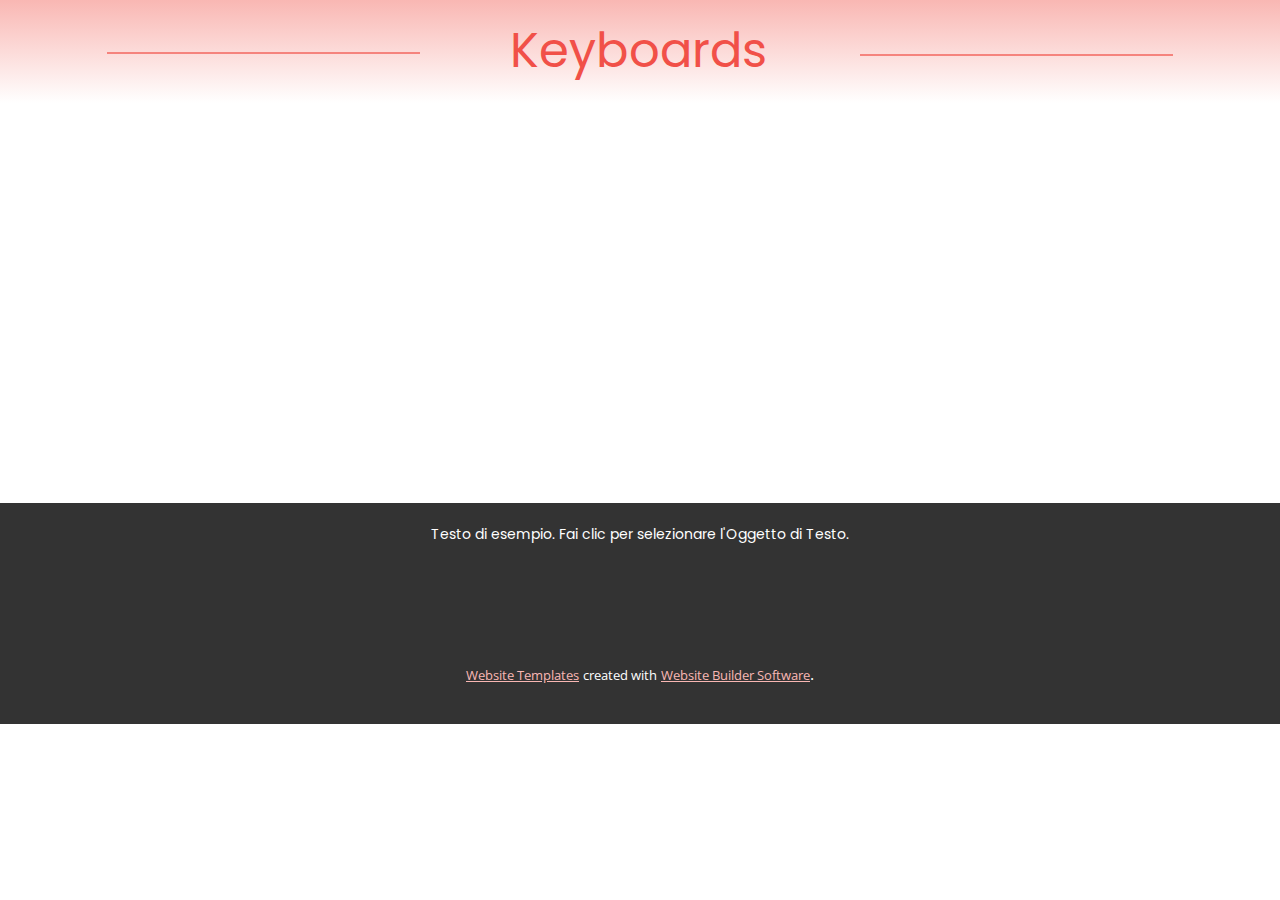
<file: Chi-Siamo.html>
<!DOCTYPE html>
<html style="font-size: 16px;" lang="it"><head>
    <meta name="viewport" content="width=device-width, initial-scale=1.0">
    <meta charset="utf-8">
    <meta name="keywords" content="Keyboards​">
    <meta name="description" content="">
    <title>Chi Siamo</title>
    <link rel="stylesheet" href="nicepage.css" media="screen">
<link rel="stylesheet" href="Chi-Siamo.css" media="screen">
    <script class="u-script" type="text/javascript" src="jquery.js" defer=""></script>
    <script class="u-script" type="text/javascript" src="nicepage.js" defer=""></script>
    <meta name="generator" content="Nicepage 5.15.1, nicepage.com">
    <link id="u-theme-google-font" rel="stylesheet" href="https://fonts.googleapis.com/css?family=Open+Sans:300,300i,400,400i,500,500i,600,600i,700,700i,800,800i|Poppins:100,100i,200,200i,300,300i,400,400i,500,500i,600,600i,700,700i,800,800i,900,900i">
    <link id="u-page-google-font" rel="stylesheet" href="https://fonts.googleapis.com/css?family=Poppins:100,100i,200,200i,300,300i,400,400i,500,500i,600,600i,700,700i,800,800i,900,900i">
    
    
    
    <script type="application/ld+json">{
		"@context": "http://schema.org",
		"@type": "Organization",
		"name": "EuromedItaly"
}</script>
    <meta name="theme-color" content="#f15048">
    <meta property="og:title" content="Chi Siamo">
    <meta property="og:type" content="website">
  <meta data-intl-tel-input-cdn-path="intlTelInput/"></head>
  <body class="u-body u-xl-mode" data-lang="it"><header class="gradient-background u-clearfix u-gradient u-header u-sticky u-header" id="sec-0068" data-animation-name="" data-animation-duration="0" data-animation-delay="0" data-animation-direction=""><div class="u-clearfix u-sheet u-sheet-1">
        <h2 class="u-text u-text-default u-text-palette-1-base u-text-1">Keyboards </h2>
        <div class="u-border-2 u-border-palette-1-light-1 u-line u-line-horizontal u-line-1"></div>
        <div class="u-border-2 u-border-palette-1-light-1 u-line u-line-horizontal u-line-2"></div>
      </div></header>
    <section class="u-clearfix u-section-1" id="sec-b39f">
      <div class="u-clearfix u-sheet u-sheet-1"></div>
    </section>
    
    
    
    <footer class="u-align-center u-clearfix u-footer u-grey-80 u-footer" id="sec-8981"><div class="u-clearfix u-sheet u-sheet-1">
        <p class="u-small-text u-text u-text-variant u-text-1">Testo di esempio. Fai clic per selezionare l'Oggetto di Testo.</p>
      </div></footer>
    <section class="u-backlink u-clearfix u-grey-80">
      <a class="u-link" href="https://nicepage.com/website-templates" target="_blank">
        <span>Website Templates</span>
      </a>
      <p class="u-text">
        <span>created with</span>
      </p>
      <a class="u-link" href="" target="_blank">
        <span>Website Builder Software</span>
      </a>. 
    </section>
  
</body></html>
</file>
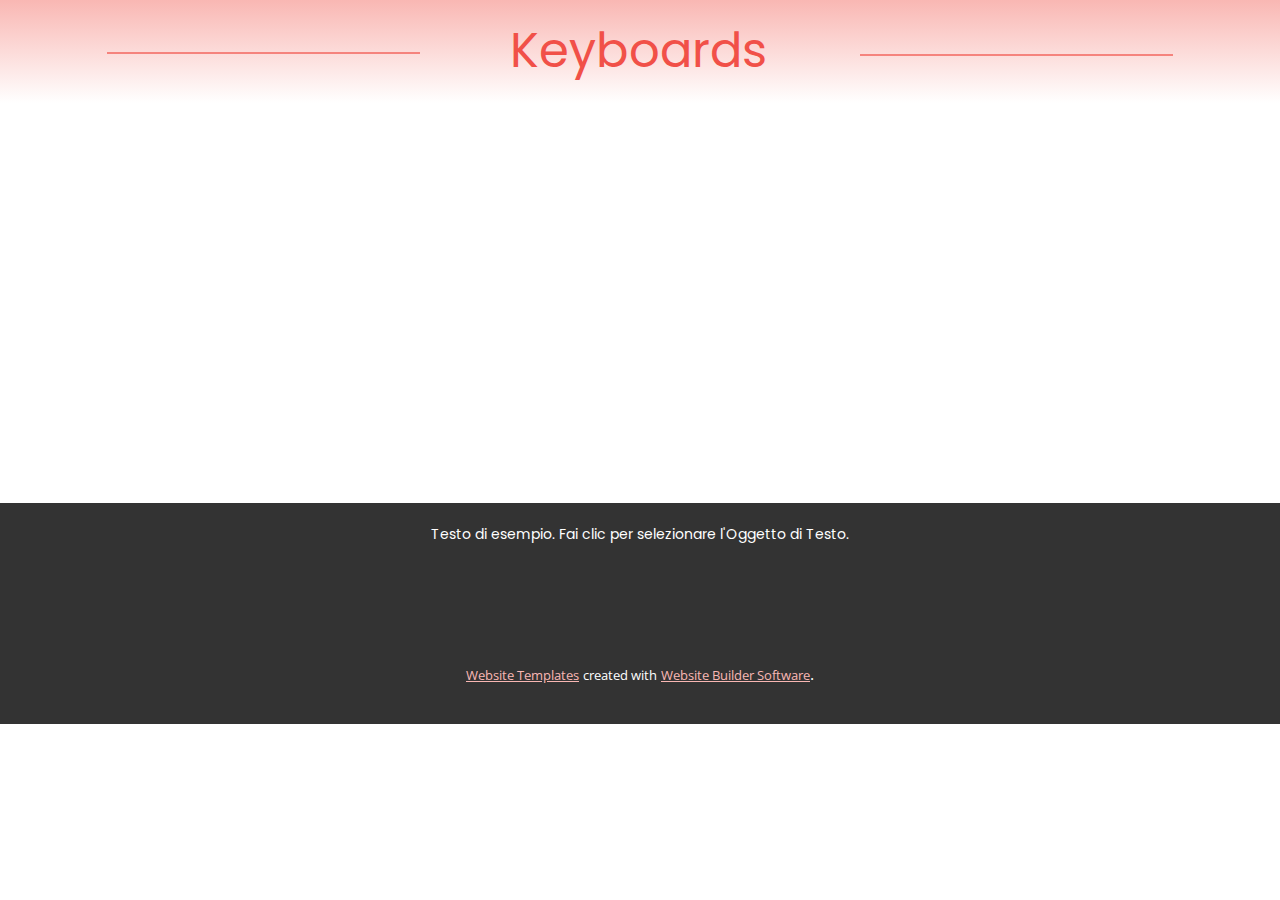
<file: Contatti.html>
<!DOCTYPE html>
<html style="font-size: 16px;" lang="it"><head>
    <meta name="viewport" content="width=device-width, initial-scale=1.0">
    <meta charset="utf-8">
    <meta name="keywords" content="Keyboards​">
    <meta name="description" content="">
    <title>Contatti</title>
    <link rel="stylesheet" href="nicepage.css" media="screen">
<link rel="stylesheet" href="Contatti.css" media="screen">
    <script class="u-script" type="text/javascript" src="jquery.js" defer=""></script>
    <script class="u-script" type="text/javascript" src="nicepage.js" defer=""></script>
    <meta name="generator" content="Nicepage 5.15.1, nicepage.com">
    <link id="u-theme-google-font" rel="stylesheet" href="https://fonts.googleapis.com/css?family=Open+Sans:300,300i,400,400i,500,500i,600,600i,700,700i,800,800i|Poppins:100,100i,200,200i,300,300i,400,400i,500,500i,600,600i,700,700i,800,800i,900,900i">
    <link id="u-page-google-font" rel="stylesheet" href="https://fonts.googleapis.com/css?family=Poppins:100,100i,200,200i,300,300i,400,400i,500,500i,600,600i,700,700i,800,800i,900,900i">
    
    
    
    <script type="application/ld+json">{
		"@context": "http://schema.org",
		"@type": "Organization",
		"name": "EuromedItaly"
}</script>
    <meta name="theme-color" content="#f15048">
    <meta property="og:title" content="Contatti">
    <meta property="og:type" content="website">
  <meta data-intl-tel-input-cdn-path="intlTelInput/"></head>
  <body class="u-body u-xl-mode" data-lang="it"><header class="gradient-background u-clearfix u-gradient u-header u-sticky u-header" id="sec-0068" data-animation-name="" data-animation-duration="0" data-animation-delay="0" data-animation-direction=""><div class="u-clearfix u-sheet u-sheet-1">
        <h2 class="u-text u-text-default u-text-palette-1-base u-text-1">Keyboards </h2>
        <div class="u-border-2 u-border-palette-1-light-1 u-line u-line-horizontal u-line-1"></div>
        <div class="u-border-2 u-border-palette-1-light-1 u-line u-line-horizontal u-line-2"></div>
      </div></header>
    <section class="u-clearfix u-section-1" id="sec-67bd">
      <div class="u-clearfix u-sheet u-sheet-1"></div>
    </section>
    
    
    
    <footer class="u-align-center u-clearfix u-footer u-grey-80 u-footer" id="sec-8981"><div class="u-clearfix u-sheet u-sheet-1">
        <p class="u-small-text u-text u-text-variant u-text-1">Testo di esempio. Fai clic per selezionare l'Oggetto di Testo.</p>
      </div></footer>
    <section class="u-backlink u-clearfix u-grey-80">
      <a class="u-link" href="https://nicepage.com/website-templates" target="_blank">
        <span>Website Templates</span>
      </a>
      <p class="u-text">
        <span>created with</span>
      </p>
      <a class="u-link" href="" target="_blank">
        <span>Website Builder Software</span>
      </a>. 
    </section>
  
</body></html>
</file>
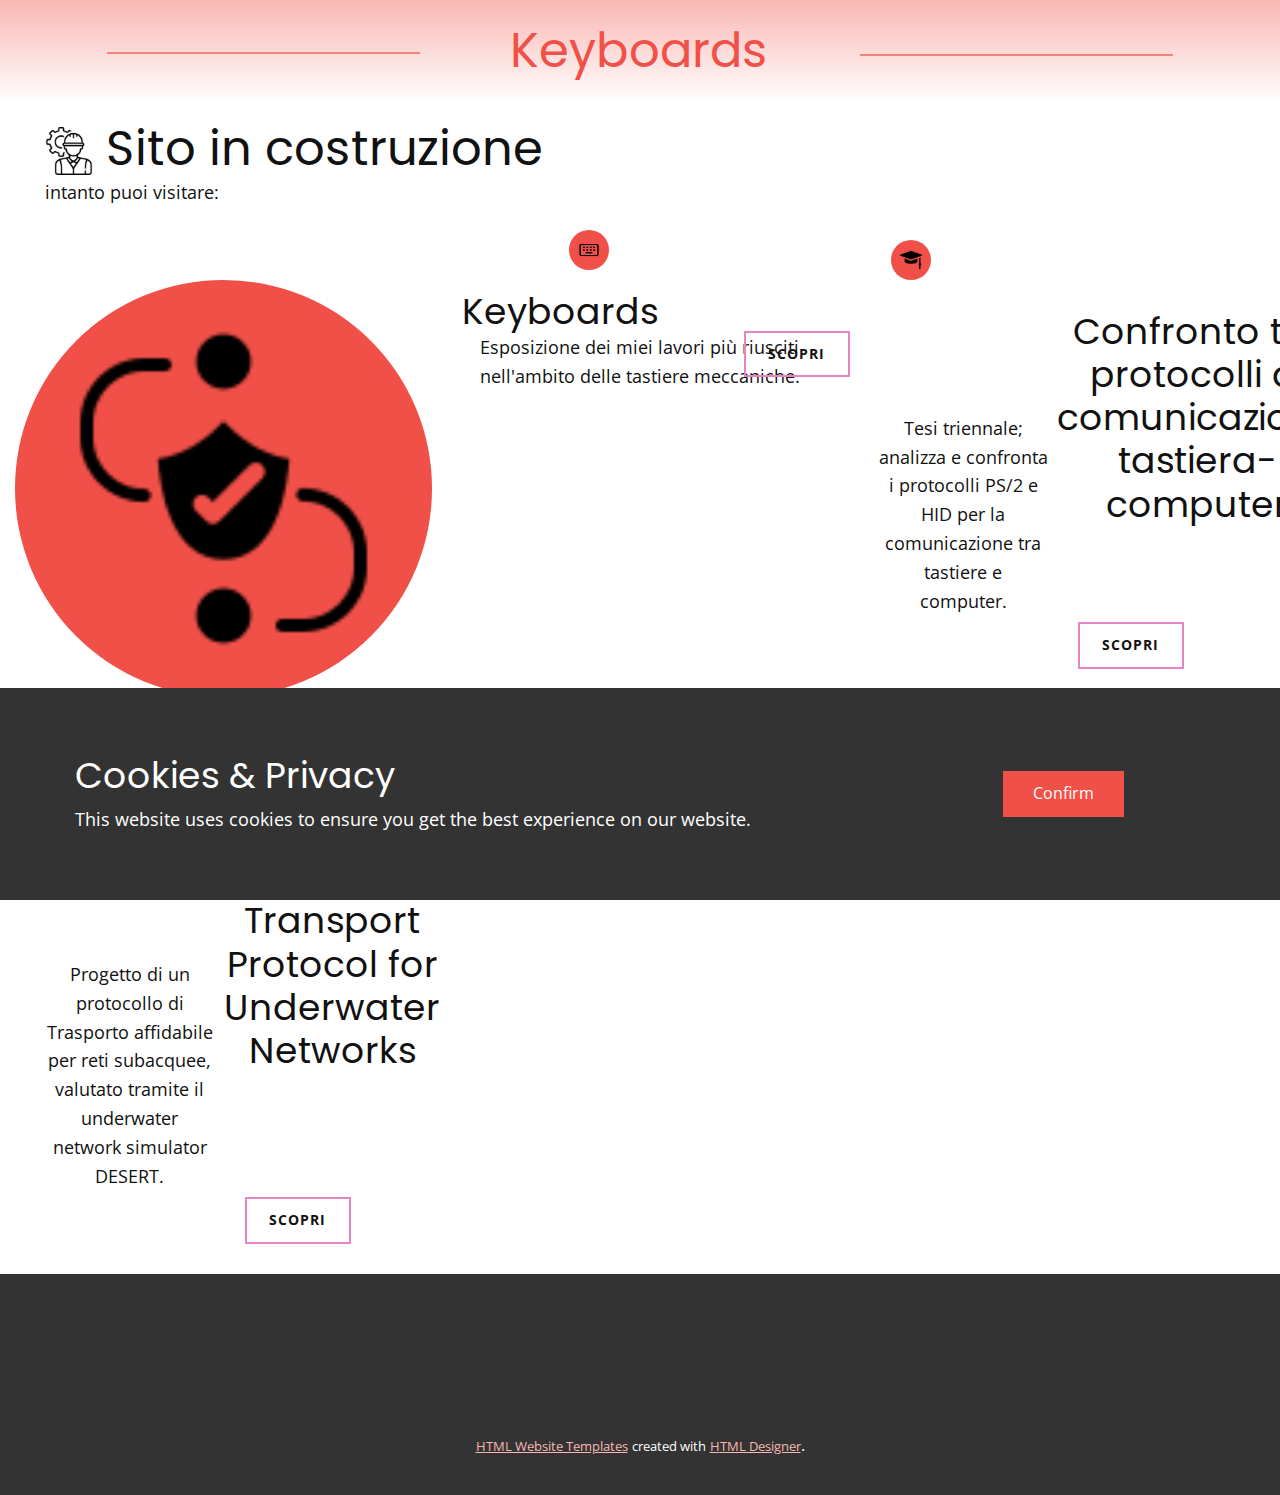
<file: Home.html>
<!DOCTYPE html>
<html style="font-size: 16px;" lang="it"><head>
    <meta name="viewport" content="width=device-width, initial-scale=1.0">
    <meta charset="utf-8">
    <meta name="keywords" content="">
    <meta name="description" content="">
    <title>Home</title>
    <link rel="stylesheet" href="nicepage.css" media="screen">
<link rel="stylesheet" href="Home.css" media="screen">
    <script class="u-script" type="text/javascript" src="jquery.js" defer=""></script>
    <script class="u-script" type="text/javascript" src="nicepage.js" defer=""></script>
    <meta name="generator" content="Nicepage 5.15.1, nicepage.com">
    <link id="u-theme-google-font" rel="stylesheet" href="https://fonts.googleapis.com/css?family=Open+Sans:300,300i,400,400i,500,500i,600,600i,700,700i,800,800i|Poppins:100,100i,200,200i,300,300i,400,400i,500,500i,600,600i,700,700i,800,800i,900,900i">
    
    
    
    <script type="application/ld+json">{
		"@context": "http://schema.org",
		"@type": "Organization",
		"name": "EuromedItaly"
}</script>
    <meta name="theme-color" content="#f15048">
    <meta property="og:title" content="Home">
    <meta property="og:description" content="">
    <meta property="og:type" content="website">
  <meta data-intl-tel-input-cdn-path="intlTelInput/"></head>
  <body class="u-body u-xl-mode" data-lang="it"><header class="gradient-background u-clearfix u-gradient u-header u-sticky u-header" id="sec-0068" data-animation-name="" data-animation-duration="0" data-animation-delay="0" data-animation-direction=""><div class="u-clearfix u-sheet u-valign-middle-xl u-sheet-1">
        <h2 class="u-text u-text-default u-text-palette-1-base u-text-1">Keyboards </h2>
        <div class="u-border-2 u-border-palette-1-light-1 u-line u-line-horizontal u-line-1"></div>
        <div class="u-border-2 u-border-palette-1-light-1 u-line u-line-horizontal u-line-2"></div>
      </div></header>
    <section class="u-align-center u-clearfix u-section-1" id="sec-7d61">
      <div class="u-clearfix u-sheet u-valign-middle u-sheet-1">
        <h2 class="u-text u-text-default u-text-1"><span class="u-file-icon u-icon"><img src="images/1839274.png" alt=""></span>&nbsp;Sito in costruzione
        </h2>
        <p class="u-text u-text-default u-text-2">intanto puoi visitare: </p>
        <div class="u-expanded-width u-list u-list-1">
          <div class="u-repeater u-repeater-1">
            <div class="u-container-style u-list-item u-repeater-item">
              <div class="u-container-layout u-similar-container u-valign-top u-container-layout-1"><span class="u-file-icon u-icon u-icon-circle u-palette-1-base u-icon-2"><img src="images/18737467.png" alt=""></span>
                <h3 class="u-align-center u-text u-text-default u-text-3">Design and Evaluation of a Reliable Transport Protocol for Underwater Networks</h3>
                <p class="u-align-center u-text u-text-default u-text-4">Progetto di un protocollo di Trasporto affidabile per reti subacquee, valutato tramite il underwater
network simulator DESERT.</p>
                <a href="desert.disaro.cloud" class="u-active-none u-border-2 u-border-palette-2-light-1 u-btn u-btn-rectangle u-button-style u-hover-none u-none u-text-body-color u-btn-1">SCOPRI</a>
              </div>
            </div>
            <div class="u-align-center u-container-style u-list-item u-repeater-item">
              <div class="u-container-layout u-similar-container u-valign-top u-container-layout-2"><span class="u-file-icon u-icon u-icon-circle u-palette-1-base u-icon-3"><img src="images/10302466.png" alt=""></span>
                <h3 class="u-align-center u-text u-text-default u-text-5">Keyboards</h3>
                <p class="u-align-center u-text u-text-default u-text-6">Esposizione dei miei lavori più riusciti nell'ambito delle tastiere meccaniche.</p>
                <a href="keyboards.disaro.cloud" class="u-active-none u-border-2 u-border-palette-2-light-1 u-btn u-btn-rectangle u-button-style u-hover-none u-text-body-color u-btn-2">SCOPRI</a>
              </div>
            </div>
            <div class="u-align-center u-container-style u-list-item u-repeater-item">
              <div class="u-container-layout u-similar-container u-valign-top u-container-layout-3"><span class="u-file-icon u-icon u-icon-circle u-palette-1-base u-icon-4"><img src="images/1940611.png" alt=""></span>
                <h3 class="u-align-center u-text u-text-default u-text-7"> Confronto tra protocolli di comunicazione tastiera-computer</h3>
                <p class="u-align-center u-text u-text-default u-text-8">Tesi triennale; analizza e confronta i protocolli PS/2 e HID per la comunicazione tra tastiere e computer.</p>
                <a href="tesi.disaro.cloud" class="u-active-none u-border-2 u-border-palette-2-light-1 u-btn u-btn-rectangle u-button-style u-hover-none u-text-body-color u-btn-3">SCOPRI</a>
              </div>
            </div>
          </div>
        </div>
      </div>
    </section>
    
    
    
    <footer class="u-align-center u-clearfix u-footer u-grey-80 u-footer" id="sec-8981"><div class="u-clearfix u-sheet u-sheet-1"></div></footer>
    <section class="u-backlink u-clearfix u-grey-80">
      <a class="u-link" href="https://nicepage.com/html-templates" target="_blank">
        <span>HTML Website Templates</span>
      </a>
      <p class="u-text">
        <span>created with</span>
      </p>
      <a class="u-link" href="https://nicepage.com/html-website-builder" target="_blank">
        <span>HTML Designer</span>
      </a>. 
    </section><section class="u-align-center u-clearfix u-cookies-consent u-grey-80 u-cookies-consent" id="sec-ce3e">
      <div class="u-clearfix u-sheet u-valign-middle u-sheet-1">
        <div class="u-clearfix u-expanded-width u-layout-wrap u-layout-wrap-1">
          <div class="u-gutter-0 u-layout">
            <div class="u-layout-row">
              <div class="u-container-style u-layout-cell u-left-cell u-size-43-md u-size-43-sm u-size-43-xs u-size-46-lg u-size-46-xl u-layout-cell-1">
                <div class="u-container-layout u-valign-middle u-container-layout-1">
                  <h3 class="u-text u-text-default u-text-1">Cookies &amp; Privacy</h3>
                  <p class="u-text u-text-default u-text-2">This website uses cookies to ensure you get the best experience on our website.</p>
                </div>
              </div>
              <div class="u-align-left u-container-style u-layout-cell u-right-cell u-size-14-lg u-size-14-xl u-size-17-md u-size-17-sm u-size-17-xs u-layout-cell-2">
                <div class="u-container-layout u-valign-middle-lg u-valign-middle-md u-valign-middle-xl u-valign-top-sm u-valign-top-xs u-container-layout-2">
                  <a href="###" class="u-btn u-button-confirm u-button-style u-palette-1-base u-btn-1">Confirm</a>
                </div>
              </div>
            </div>
          </div>
        </div>
      </div>
    <style> .u-cookies-consent {
  background-image: none;
}

.u-cookies-consent .u-sheet-1 {
  min-height: 212px;
}

.u-cookies-consent .u-layout-wrap-1 {
  margin-top: 30px;
  margin-bottom: 30px;
}

.u-cookies-consent .u-layout-cell-1 {
  min-height: 152px;
}

.u-cookies-consent .u-container-layout-1 {
  padding: 30px 60px;
}

.u-cookies-consent .u-text-1 {
  margin-top: 0;
  margin-right: 20px;
  margin-bottom: 0;
}

.u-cookies-consent .u-text-2 {
  margin: 8px 20px 0 0;
}

.u-cookies-consent .u-layout-cell-2 {
  min-height: 152px;
}

.u-cookies-consent .u-container-layout-2 {
  padding: 30px;
}

.u-cookies-consent .u-btn-1 {
  margin: 0 auto 0 0;
}

@media (max-width: 1199px) {
  .u-cookies-consent .u-sheet-1 {
    min-height: 131px;
  }

  .u-cookies-consent .u-layout-cell-1 {
    min-height: 125px;
  }

  .u-cookies-consent .u-text-1 {
    margin-right: 0;
  }

  .u-cookies-consent .u-text-2 {
    margin-right: 0;
  }

  .u-cookies-consent .u-layout-cell-2 {
    min-height: 125px;
  }
}

@media (max-width: 991px) {
  .u-cookies-consent .u-sheet-1 {
    min-height: 106px;
  }

  .u-cookies-consent .u-layout-cell-1 {
    min-height: 100px;
  }

  .u-cookies-consent .u-container-layout-1 {
    padding-left: 30px;
    padding-right: 30px;
  }

  .u-cookies-consent .u-layout-cell-2 {
    min-height: 100px;
  }
}

@media (max-width: 767px) {
  .u-cookies-consent .u-sheet-1 {
    min-height: 225px;
  }

  .u-cookies-consent .u-layout-cell-1 {
    min-height: 154px;
  }

  .u-cookies-consent .u-container-layout-1 {
    padding-left: 10px;
    padding-right: 10px;
    padding-bottom: 20px;
  }

  .u-cookies-consent .u-layout-cell-2 {
    min-height: 65px;
  }

  .u-cookies-consent .u-container-layout-2 {
    padding: 10px;
  }
}

@media (max-width: 575px) {
  .u-cookies-consent .u-sheet-1 {
    min-height: 121px;
  }

  .u-cookies-consent .u-layout-cell-1 {
    min-height: 100px;
  }

  .u-cookies-consent .u-layout-cell-2 {
    min-height: 15px;
  }
}</style></section>
  
</body></html>
</file>
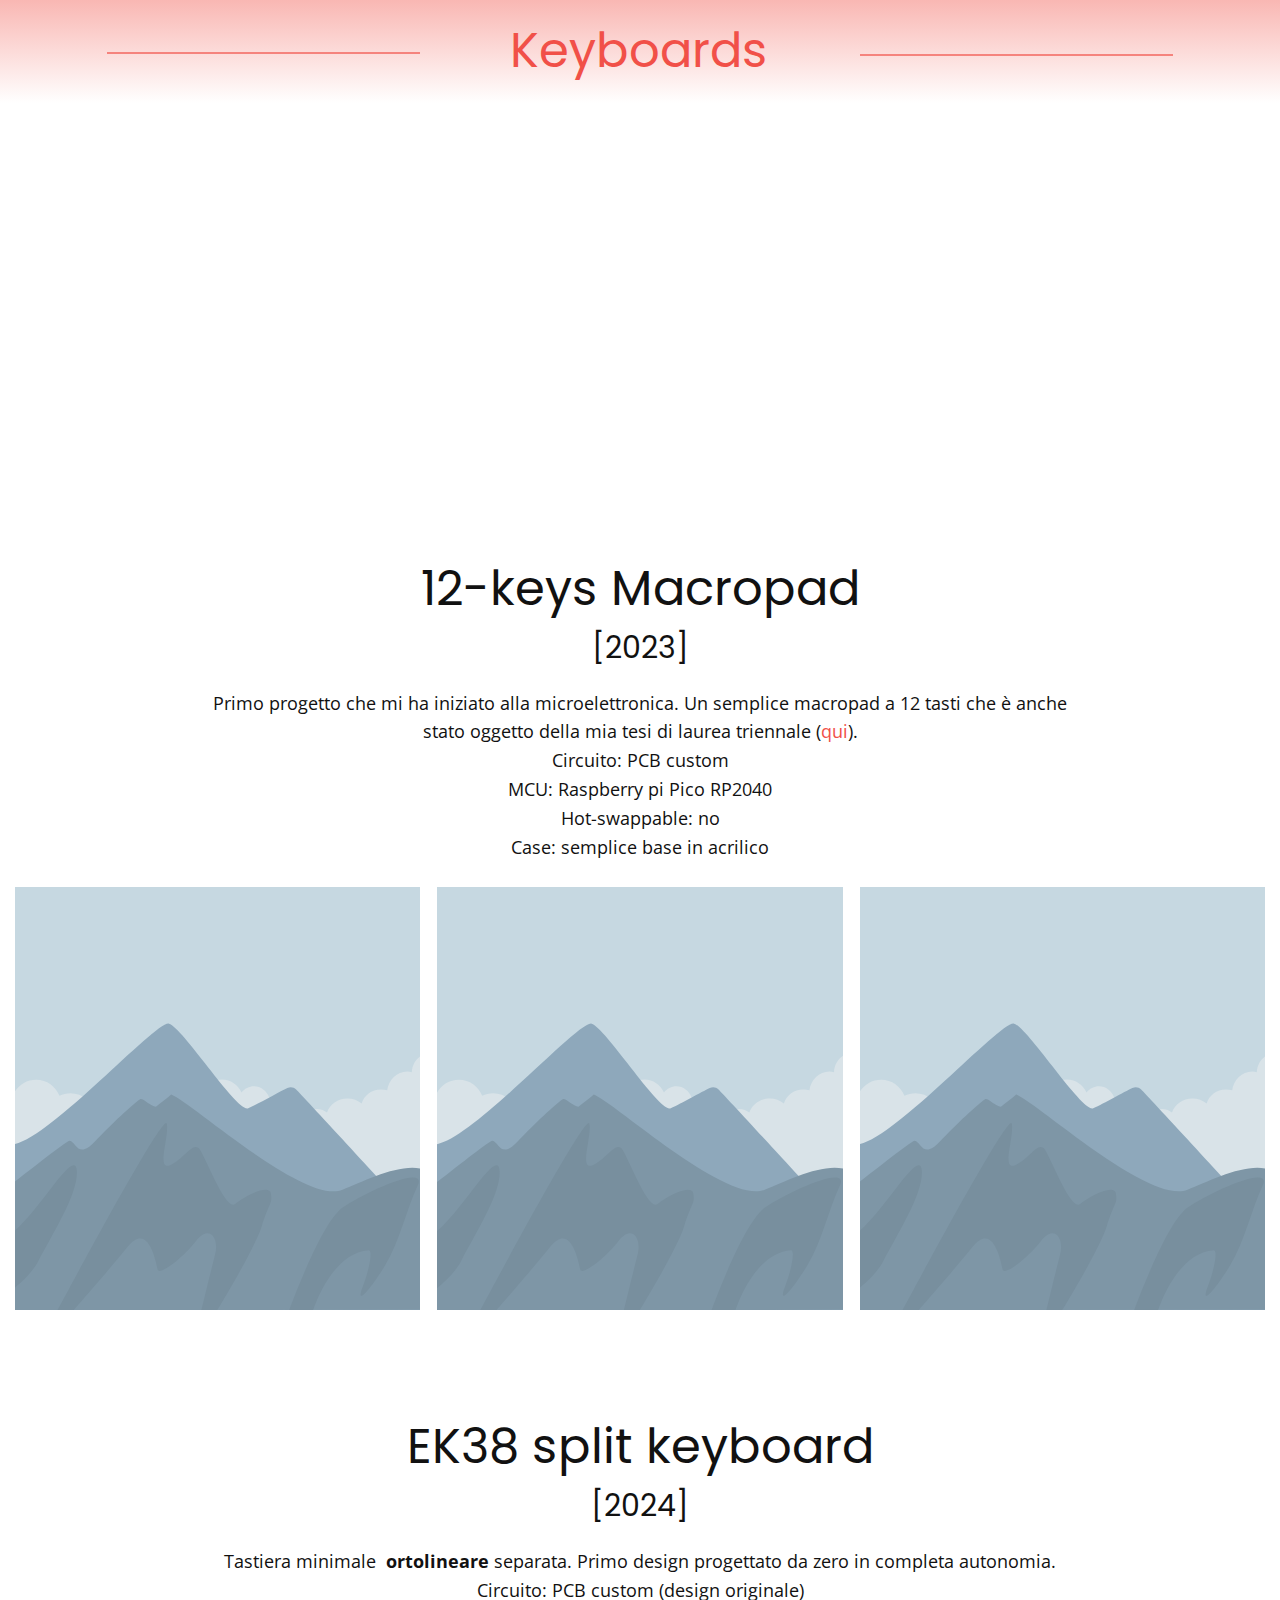
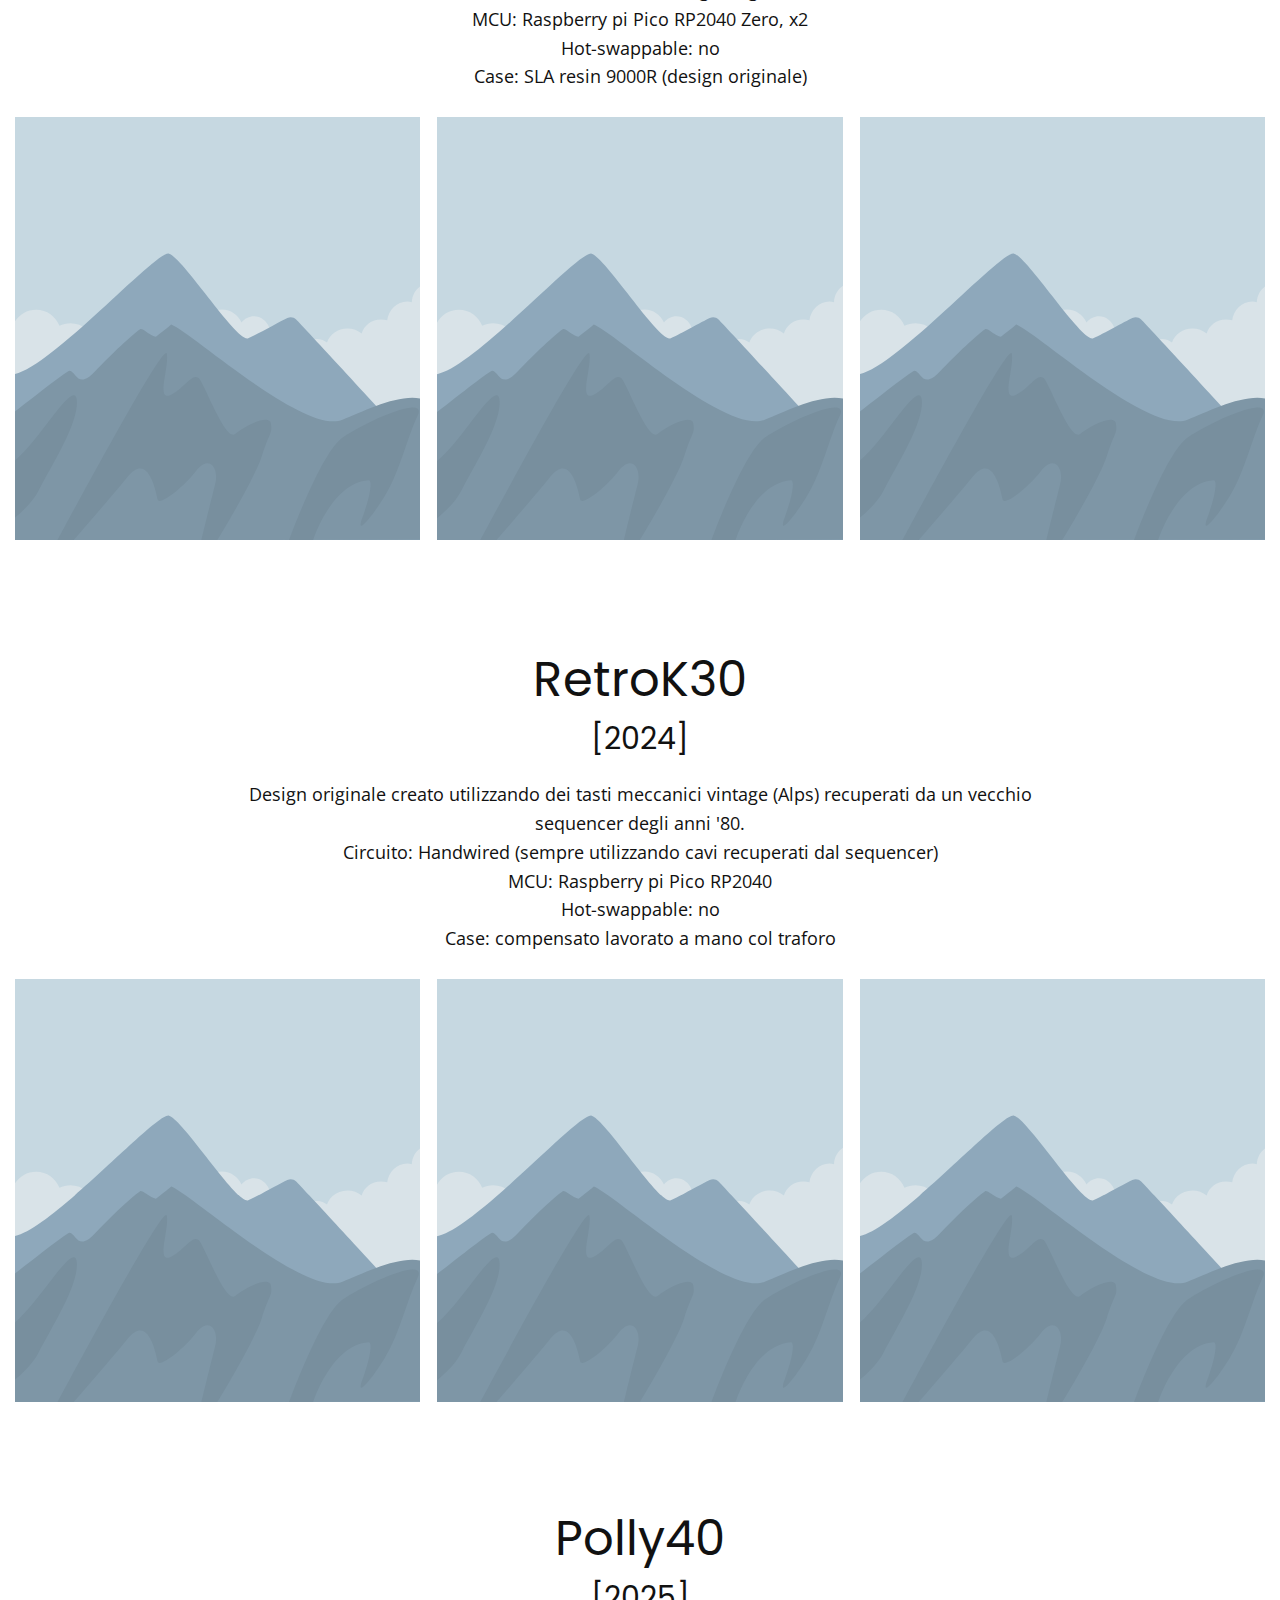
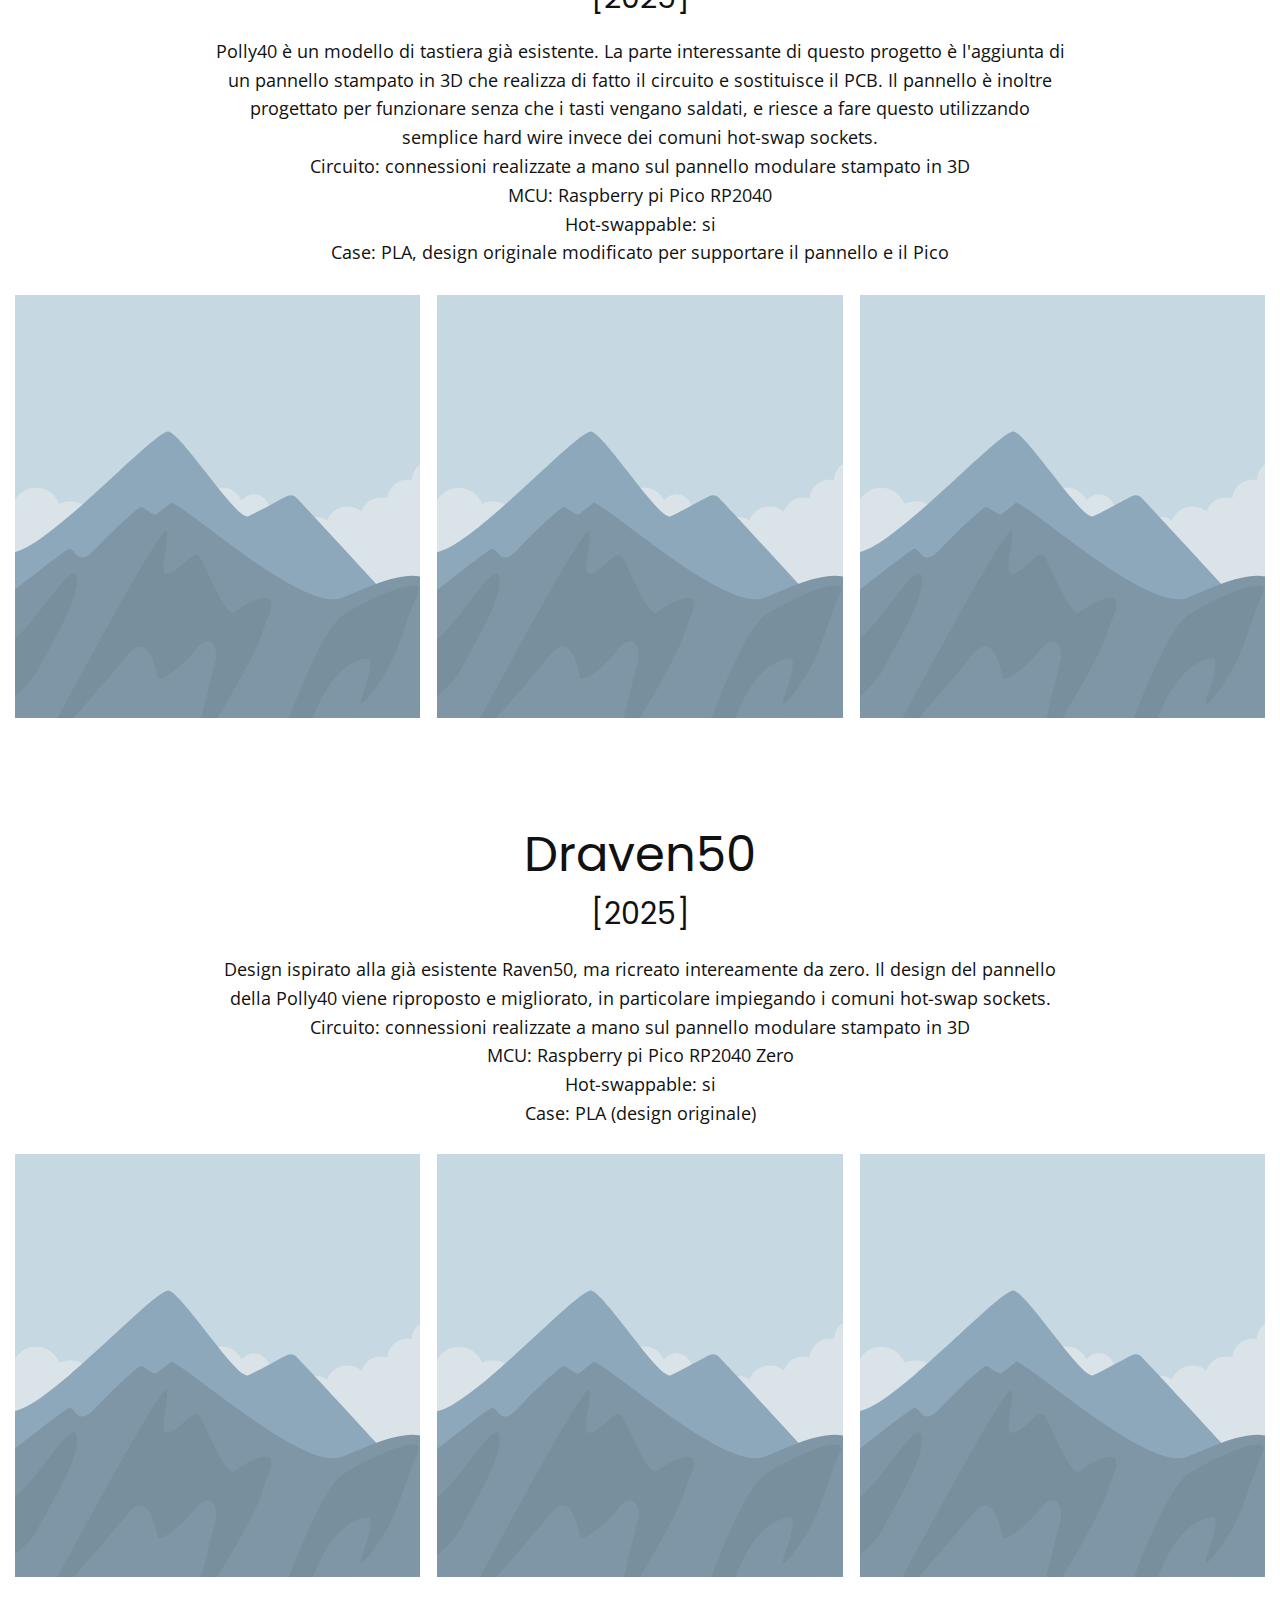
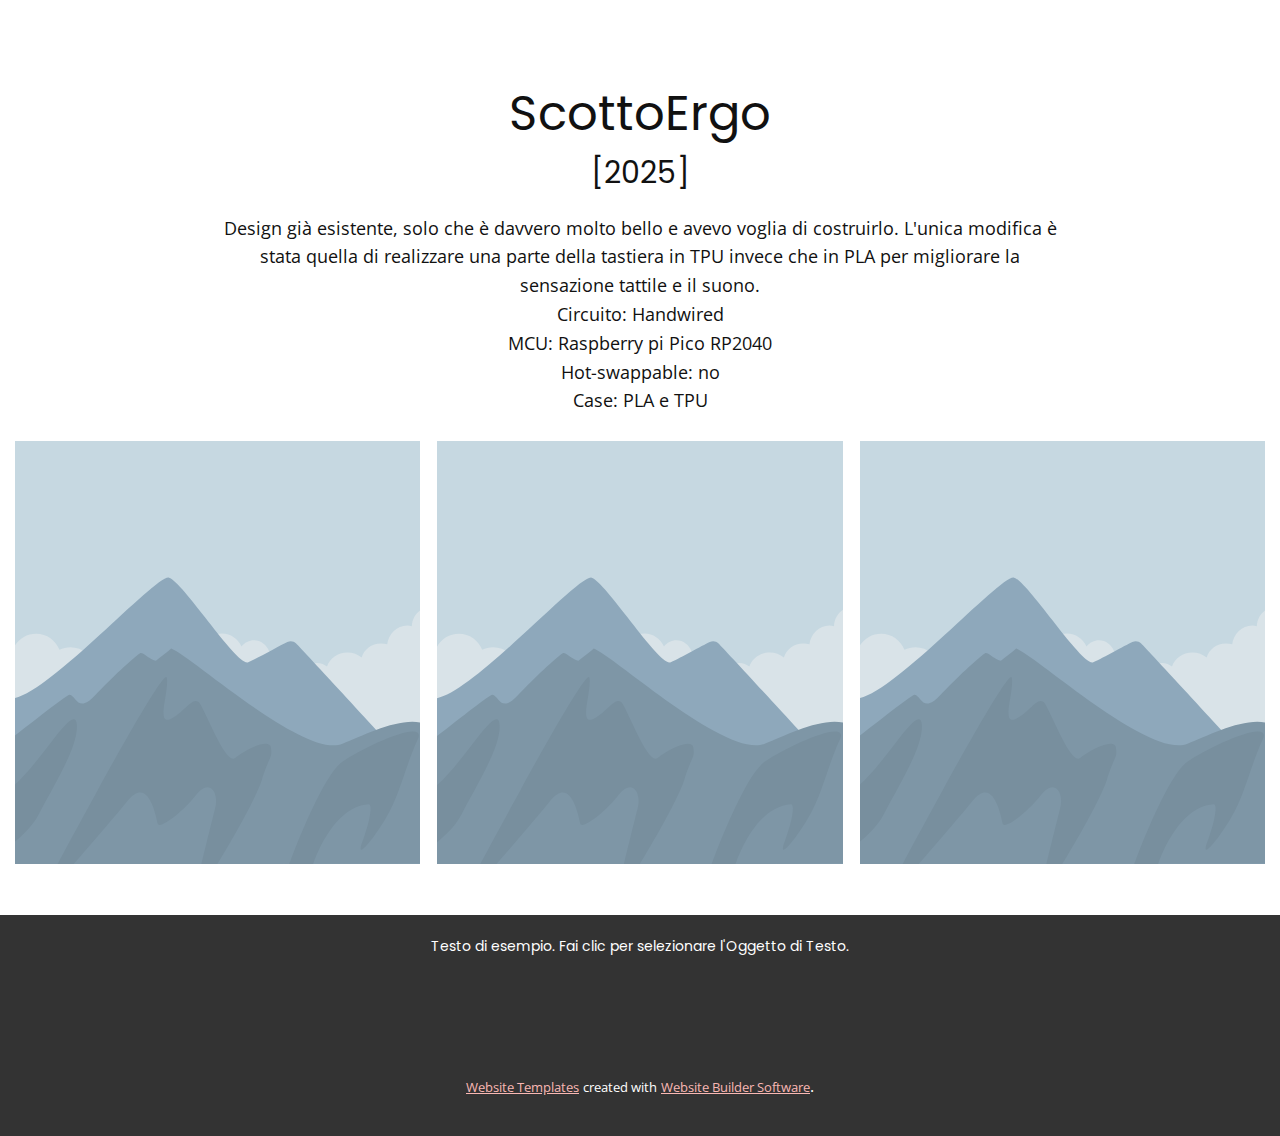
<file: Keyboards.html>
<!DOCTYPE html>
<html style="font-size: 16px;" lang="it"><head>
    <meta name="viewport" content="width=device-width, initial-scale=1.0">
    <meta charset="utf-8">
    <meta name="keywords" content="Keyboards, 12-keys Macropad, EK38 split keyboard, RetroK30, Polly40, Draven50, ScottoErgo">
    <meta name="description" content="">
    <title>Keyboards</title>
    <link rel="stylesheet" href="nicepage.css" media="screen">
<link rel="stylesheet" href="Keyboards.css" media="screen">
    <script class="u-script" type="text/javascript" src="jquery.js" defer=""></script>
    <script class="u-script" type="text/javascript" src="nicepage.js" defer=""></script>
    <meta name="generator" content="Nicepage 5.15.1, nicepage.com">
    <link id="u-theme-google-font" rel="stylesheet" href="https://fonts.googleapis.com/css?family=Open+Sans:300,300i,400,400i,500,500i,600,600i,700,700i,800,800i|Poppins:100,100i,200,200i,300,300i,400,400i,500,500i,600,600i,700,700i,800,800i,900,900i">
    <link id="u-page-google-font" rel="stylesheet" href="https://fonts.googleapis.com/css?family=Poppins:100,100i,200,200i,300,300i,400,400i,500,500i,600,600i,700,700i,800,800i,900,900i">
    
    
    
    
    
    
    
    
    
    <script type="application/ld+json">{
		"@context": "http://schema.org",
		"@type": "Organization",
		"name": "EuromedItaly"
}</script>
    <meta name="theme-color" content="#f15048">
    <meta property="og:title" content="Keyboards">
    <meta property="og:type" content="website">
  <meta data-intl-tel-input-cdn-path="intlTelInput/"></head>
  <body class="u-body u-xl-mode" data-lang="it"><header class="gradient-background u-clearfix u-gradient u-header u-sticky u-header" id="sec-0068" data-animation-name="" data-animation-duration="0" data-animation-delay="0" data-animation-direction=""><div class="u-clearfix u-sheet u-sheet-1">
        <h2 class="u-text u-text-default u-text-palette-1-base u-text-1">Keyboards </h2>
        <div class="u-border-2 u-border-palette-1-light-1 u-line u-line-horizontal u-line-1"></div>
        <div class="u-border-2 u-border-palette-1-light-1 u-line u-line-horizontal u-line-2"></div>
      </div></header>
    <section class="u-clearfix u-section-1" id="sec-29c0">
      <div class="u-clearfix u-sheet u-sheet-1"></div>
    </section>
    <section class="u-align-center u-clearfix u-section-2" id="sec-3894">
      <div class="u-clearfix u-sheet u-sheet-1">
        <h2 class="u-text u-text-default u-text-1">12-keys Macropad</h2>
        <h4 class="u-text u-text-2">[2023]</h4>
        <p class="u-text u-text-3">Primo progetto che mi ha iniziato alla microelettronica. Un semplice macropad a 12 tasti che è anche stato oggetto della mia tesi di laurea triennale (<a href="files/Disaro_Enrico.pdf" class="u-active-none u-border-none u-btn u-button-link u-button-style u-file-link u-hover-none u-none u-text-palette-1-base u-btn-1">qui</a>).<br>Circuito: PCB custom<br>MCU: Raspberry pi Pico RP2040<br>Hot-swappable: no<br>Case: semplice base in acrilico
        </p>
        <div class="u-expanded-width u-gallery u-layout-grid u-lightbox u-show-text-on-hover u-gallery-1">
          <div class="u-gallery-inner u-gallery-inner-1">
            <div class="u-effect-fade u-gallery-item">
              <div class="u-back-slide">
                <img class="u-back-image u-expanded" src="[data-uri]">
              </div>
              <div class="u-over-slide u-shading u-over-slide-1"></div>
            </div>
            <div class="u-effect-fade u-gallery-item">
              <div class="u-back-slide">
                <img class="u-back-image u-expanded" src="[data-uri]">
              </div>
              <div class="u-over-slide u-shading u-over-slide-2"></div>
            </div>
            <div class="u-effect-fade u-gallery-item">
              <div class="u-back-slide">
                <img class="u-back-image u-expanded" src="[data-uri]">
              </div>
              <div class="u-over-slide u-shading u-over-slide-3"></div>
            </div>
          </div>
        </div>
      </div>
    </section>
    <section class="u-align-center u-clearfix u-section-3" id="sec-430d">
      <div class="u-clearfix u-sheet u-sheet-1">
        <h2 class="u-text u-text-default u-text-1">EK38 split keyboard</h2>
        <h4 class="u-text u-text-2">[2024]</h4>
        <p class="u-text u-text-3">Tastiera minimale&nbsp;<span style="font-weight: 700;"> ortolineare<span style="font-weight: 400;"> separata. Primo design progettato da zero in completa autonomia.</span>
          </span>
          <br>Circuito: PCB custom (design originale)<br>MCU: Raspberry pi Pico RP2040 Zero, x2<br>Hot-swappable: no<br>Case: SLA resin 9000R (design originale)
        </p>
        <div class="u-expanded-width u-gallery u-layout-grid u-lightbox u-show-text-on-hover u-gallery-1">
          <div class="u-gallery-inner u-gallery-inner-1">
            <div class="u-effect-fade u-gallery-item">
              <div class="u-back-slide">
                <img class="u-back-image u-expanded" src="[data-uri]">
              </div>
              <div class="u-over-slide u-shading u-over-slide-1"></div>
            </div>
            <div class="u-effect-fade u-gallery-item">
              <div class="u-back-slide">
                <img class="u-back-image u-expanded" src="[data-uri]">
              </div>
              <div class="u-over-slide u-shading u-over-slide-2"></div>
            </div>
            <div class="u-effect-fade u-gallery-item">
              <div class="u-back-slide">
                <img class="u-back-image u-expanded" src="[data-uri]">
              </div>
              <div class="u-over-slide u-shading u-over-slide-3"></div>
            </div>
          </div>
        </div>
      </div>
    </section>
    <section class="u-align-center u-clearfix u-section-4" id="sec-34d9">
      <div class="u-clearfix u-sheet u-sheet-1">
        <h2 class="u-text u-text-default u-text-1">RetroK30</h2>
        <h4 class="u-text u-text-2">[2024]</h4>
        <p class="u-text u-text-3">Design originale creato utilizzando dei tasti meccanici vintage (Alps) recuperati da un vecchio sequencer degli anni '80.<br>Circuito: Handwired (sempre utilizzando cavi recuperati dal sequencer)<br>MCU: Raspberry pi Pico RP2040<br>Hot-swappable: no<br>Case: compensato lavorato a mano col traforo
        </p>
        <div class="u-expanded-width u-gallery u-layout-grid u-lightbox u-show-text-on-hover u-gallery-1">
          <div class="u-gallery-inner u-gallery-inner-1">
            <div class="u-effect-fade u-gallery-item">
              <div class="u-back-slide">
                <img class="u-back-image u-expanded" src="[data-uri]">
              </div>
              <div class="u-over-slide u-shading u-over-slide-1"></div>
            </div>
            <div class="u-effect-fade u-gallery-item">
              <div class="u-back-slide">
                <img class="u-back-image u-expanded" src="[data-uri]">
              </div>
              <div class="u-over-slide u-shading u-over-slide-2"></div>
            </div>
            <div class="u-effect-fade u-gallery-item">
              <div class="u-back-slide">
                <img class="u-back-image u-expanded" src="[data-uri]">
              </div>
              <div class="u-over-slide u-shading u-over-slide-3"></div>
            </div>
          </div>
        </div>
      </div>
    </section>
    <section class="u-align-center u-clearfix u-section-5" id="sec-3d55">
      <div class="u-clearfix u-sheet u-sheet-1">
        <h2 class="u-text u-text-default u-text-1">Polly40</h2>
        <h4 class="u-text u-text-2">[2025]</h4>
        <p class="u-text u-text-3">Polly40 è un modello di tastiera già esistente. La parte interessante di questo progetto è l'aggiunta di un pannello stampato in 3D che realizza di fatto il circuito e sostituisce il PCB. Il pannello è inoltre progettato per funzionare senza che i tasti vengano saldati, e riesce a fare questo utilizzando semplice hard wire invece dei comuni hot-swap sockets.<br>Circuito: connessioni realizzate a mano sul pannello modulare stampato in 3D<br>MCU: Raspberry pi Pico RP2040<br>Hot-swappable: si<br>Case: PLA, design originale modificato per supportare il pannello e il Pico
        </p>
        <div class="u-expanded-width u-gallery u-layout-grid u-lightbox u-show-text-on-hover u-gallery-1">
          <div class="u-gallery-inner u-gallery-inner-1">
            <div class="u-effect-fade u-gallery-item">
              <div class="u-back-slide">
                <img class="u-back-image u-expanded" src="[data-uri]">
              </div>
              <div class="u-over-slide u-shading u-over-slide-1"></div>
            </div>
            <div class="u-effect-fade u-gallery-item">
              <div class="u-back-slide">
                <img class="u-back-image u-expanded" src="[data-uri]">
              </div>
              <div class="u-over-slide u-shading u-over-slide-2"></div>
            </div>
            <div class="u-effect-fade u-gallery-item">
              <div class="u-back-slide">
                <img class="u-back-image u-expanded" src="[data-uri]">
              </div>
              <div class="u-over-slide u-shading u-over-slide-3"></div>
            </div>
          </div>
        </div>
      </div>
    </section>
    <section class="u-align-center u-clearfix u-section-6" id="sec-5b23">
      <div class="u-clearfix u-sheet u-sheet-1">
        <h2 class="u-text u-text-default u-text-1">Draven50</h2>
        <h4 class="u-text u-text-2">[2025]</h4>
        <p class="u-text u-text-3">Design ispirato alla già esistente Raven50, ma ricreato intereamente da zero. Il design del pannello della Polly40 viene riproposto e migliorato, in particolare impiegando i comuni hot-swap sockets.<br>Circuito: connessioni realizzate a mano sul pannello modulare stampato in 3D<br>MCU: Raspberry pi Pico RP2040 Zero<br>Hot-swappable: si<br>Case: PLA (design originale)
        </p>
        <div class="u-expanded-width u-gallery u-layout-grid u-lightbox u-show-text-on-hover u-gallery-1">
          <div class="u-gallery-inner u-gallery-inner-1">
            <div class="u-effect-fade u-gallery-item">
              <div class="u-back-slide">
                <img class="u-back-image u-expanded" src="[data-uri]">
              </div>
              <div class="u-over-slide u-shading u-over-slide-1"></div>
            </div>
            <div class="u-effect-fade u-gallery-item">
              <div class="u-back-slide">
                <img class="u-back-image u-expanded" src="[data-uri]">
              </div>
              <div class="u-over-slide u-shading u-over-slide-2"></div>
            </div>
            <div class="u-effect-fade u-gallery-item">
              <div class="u-back-slide">
                <img class="u-back-image u-expanded" src="[data-uri]">
              </div>
              <div class="u-over-slide u-shading u-over-slide-3"></div>
            </div>
          </div>
        </div>
      </div>
    </section>
    <section class="u-align-center u-clearfix u-section-7" id="sec-2441">
      <div class="u-clearfix u-sheet u-sheet-1">
        <h2 class="u-text u-text-default u-text-1">ScottoErgo</h2>
        <h4 class="u-text u-text-2">[2025]</h4>
        <p class="u-text u-text-3">Design già esistente, solo che è davvero molto bello e avevo voglia di costruirlo. L'unica modifica è stata quella di realizzare una parte della tastiera in TPU invece che in PLA per migliorare la sensazione tattile e il suono.<br>Circuito: Handwired<br>MCU: Raspberry pi Pico RP2040<br>Hot-swappable: no<br>Case: PLA e TPU
        </p>
        <div class="u-expanded-width u-gallery u-layout-grid u-lightbox u-show-text-on-hover u-gallery-1">
          <div class="u-gallery-inner u-gallery-inner-1">
            <div class="u-effect-fade u-gallery-item">
              <div class="u-back-slide">
                <img class="u-back-image u-expanded" src="[data-uri]">
              </div>
              <div class="u-over-slide u-shading u-over-slide-1"></div>
            </div>
            <div class="u-effect-fade u-gallery-item">
              <div class="u-back-slide">
                <img class="u-back-image u-expanded" src="[data-uri]">
              </div>
              <div class="u-over-slide u-shading u-over-slide-2"></div>
            </div>
            <div class="u-effect-fade u-gallery-item">
              <div class="u-back-slide">
                <img class="u-back-image u-expanded" src="[data-uri]">
              </div>
              <div class="u-over-slide u-shading u-over-slide-3"></div>
            </div>
          </div>
        </div>
      </div>
    </section>
    
    
    
    <footer class="u-align-center u-clearfix u-footer u-grey-80 u-footer" id="sec-8981"><div class="u-clearfix u-sheet u-sheet-1">
        <p class="u-small-text u-text u-text-variant u-text-1">Testo di esempio. Fai clic per selezionare l'Oggetto di Testo.</p>
      </div></footer>
    <section class="u-backlink u-clearfix u-grey-80">
      <a class="u-link" href="https://nicepage.com/website-templates" target="_blank">
        <span>Website Templates</span>
      </a>
      <p class="u-text">
        <span>created with</span>
      </p>
      <a class="u-link" href="" target="_blank">
        <span>Website Builder Software</span>
      </a>. 
    </section>
  
</body></html>
</file>
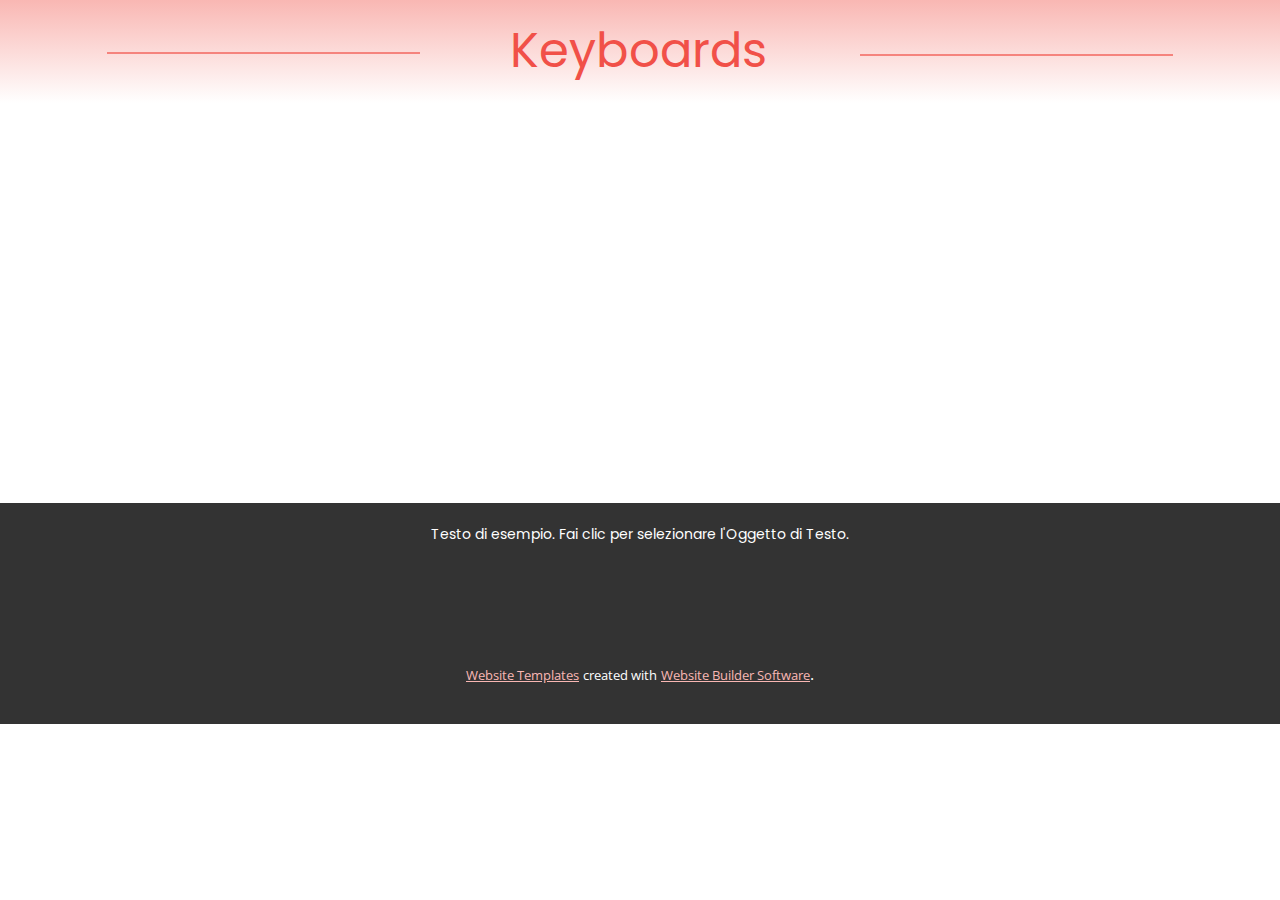
<file: Lavora-con-noi.html>
<!DOCTYPE html>
<html style="font-size: 16px;" lang="it"><head>
    <meta name="viewport" content="width=device-width, initial-scale=1.0">
    <meta charset="utf-8">
    <meta name="keywords" content="Keyboards​">
    <meta name="description" content="">
    <title>Lavora con noi</title>
    <link rel="stylesheet" href="nicepage.css" media="screen">
<link rel="stylesheet" href="Lavora-con-noi.css" media="screen">
    <script class="u-script" type="text/javascript" src="jquery.js" defer=""></script>
    <script class="u-script" type="text/javascript" src="nicepage.js" defer=""></script>
    <meta name="generator" content="Nicepage 5.15.1, nicepage.com">
    <link id="u-theme-google-font" rel="stylesheet" href="https://fonts.googleapis.com/css?family=Open+Sans:300,300i,400,400i,500,500i,600,600i,700,700i,800,800i|Poppins:100,100i,200,200i,300,300i,400,400i,500,500i,600,600i,700,700i,800,800i,900,900i">
    <link id="u-page-google-font" rel="stylesheet" href="https://fonts.googleapis.com/css?family=Poppins:100,100i,200,200i,300,300i,400,400i,500,500i,600,600i,700,700i,800,800i,900,900i">
    
    
    
    <script type="application/ld+json">{
		"@context": "http://schema.org",
		"@type": "Organization",
		"name": "EuromedItaly"
}</script>
    <meta name="theme-color" content="#f15048">
    <meta property="og:title" content="Lavora con noi">
    <meta property="og:type" content="website">
  <meta data-intl-tel-input-cdn-path="intlTelInput/"></head>
  <body class="u-body u-xl-mode" data-lang="it"><header class="gradient-background u-clearfix u-gradient u-header u-sticky u-header" id="sec-0068" data-animation-name="" data-animation-duration="0" data-animation-delay="0" data-animation-direction=""><div class="u-clearfix u-sheet u-sheet-1">
        <h2 class="u-text u-text-default u-text-palette-1-base u-text-1">Keyboards </h2>
        <div class="u-border-2 u-border-palette-1-light-1 u-line u-line-horizontal u-line-1"></div>
        <div class="u-border-2 u-border-palette-1-light-1 u-line u-line-horizontal u-line-2"></div>
      </div></header>
    <section class="u-clearfix u-section-1" id="sec-dc68">
      <div class="u-clearfix u-sheet u-sheet-1"></div>
    </section>
    
    
    
    <footer class="u-align-center u-clearfix u-footer u-grey-80 u-footer" id="sec-8981"><div class="u-clearfix u-sheet u-sheet-1">
        <p class="u-small-text u-text u-text-variant u-text-1">Testo di esempio. Fai clic per selezionare l'Oggetto di Testo.</p>
      </div></footer>
    <section class="u-backlink u-clearfix u-grey-80">
      <a class="u-link" href="https://nicepage.com/website-templates" target="_blank">
        <span>Website Templates</span>
      </a>
      <p class="u-text">
        <span>created with</span>
      </p>
      <a class="u-link" href="" target="_blank">
        <span>Website Builder Software</span>
      </a>. 
    </section>
  
</body></html>
</file>
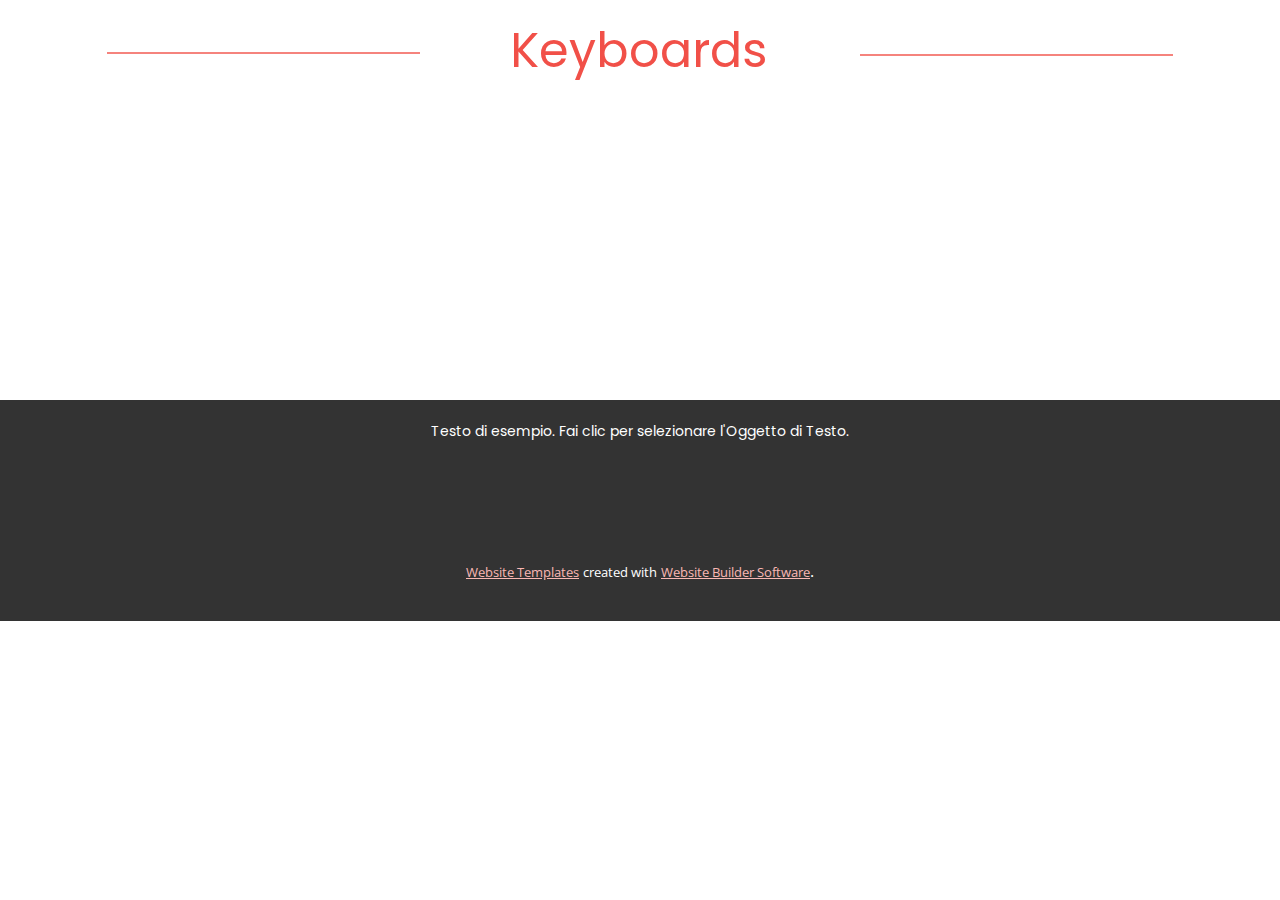
<file: News.html>
<!DOCTYPE html>
<html style="font-size: 16px;" lang="it"><head>
    <meta name="viewport" content="width=device-width, initial-scale=1.0">
    <meta charset="utf-8">
    <meta name="keywords" content="Keyboards​">
    <meta name="description" content="">
    <title>News</title>
    <link rel="stylesheet" href="nicepage.css" media="screen">
<link rel="stylesheet" href="News.css" media="screen">
    <script class="u-script" type="text/javascript" src="jquery.js" defer=""></script>
    <script class="u-script" type="text/javascript" src="nicepage.js" defer=""></script>
    <meta name="generator" content="Nicepage 5.15.1, nicepage.com">
    
    <link id="u-theme-google-font" rel="stylesheet" href="https://fonts.googleapis.com/css?family=Open+Sans:300,300i,400,400i,500,500i,600,600i,700,700i,800,800i|Poppins:100,100i,200,200i,300,300i,400,400i,500,500i,600,600i,700,700i,800,800i,900,900i">
    <link id="u-page-google-font" rel="stylesheet" href="https://fonts.googleapis.com/css?family=Poppins:100,100i,200,200i,300,300i,400,400i,500,500i,600,600i,700,700i,800,800i,900,900i">
    
    
    
    <script type="application/ld+json">{
		"@context": "http://schema.org",
		"@type": "Organization",
		"name": "EuromedItaly"
}</script>
    <meta name="theme-color" content="#f15048">
    <meta property="og:title" content="News">
    <meta property="og:type" content="website">
  <meta data-intl-tel-input-cdn-path="intlTelInput/"></head>
  <body class="u-body u-overlap u-overlap-transparent u-xl-mode" data-lang="it"><header class="gradient-background u-clearfix u-gradient u-header u-sticky u-header" id="sec-0068" data-animation-name="" data-animation-duration="0" data-animation-delay="0" data-animation-direction=""><div class="u-clearfix u-sheet u-sheet-1">
        <h2 class="u-text u-text-default u-text-palette-1-base u-text-1">Keyboards </h2>
        <div class="u-border-2 u-border-palette-1-light-1 u-line u-line-horizontal u-line-1"></div>
        <div class="u-border-2 u-border-palette-1-light-1 u-line u-line-horizontal u-line-2"></div>
      </div></header>
    <section class="u-clearfix u-section-1" id="sec-54ca">
      <div class="u-clearfix u-sheet u-sheet-1"></div>
    </section>
    
    
    
    <footer class="u-align-center u-clearfix u-footer u-grey-80 u-footer" id="sec-8981"><div class="u-clearfix u-sheet u-sheet-1">
        <p class="u-small-text u-text u-text-variant u-text-1">Testo di esempio. Fai clic per selezionare l'Oggetto di Testo.</p>
      </div></footer>
    <section class="u-backlink u-clearfix u-grey-80">
      <a class="u-link" href="https://nicepage.com/website-templates" target="_blank">
        <span>Website Templates</span>
      </a>
      <p class="u-text">
        <span>created with</span>
      </p>
      <a class="u-link" href="" target="_blank">
        <span>Website Builder Software</span>
      </a>. 
    </section>
  
</body></html>
</file>
